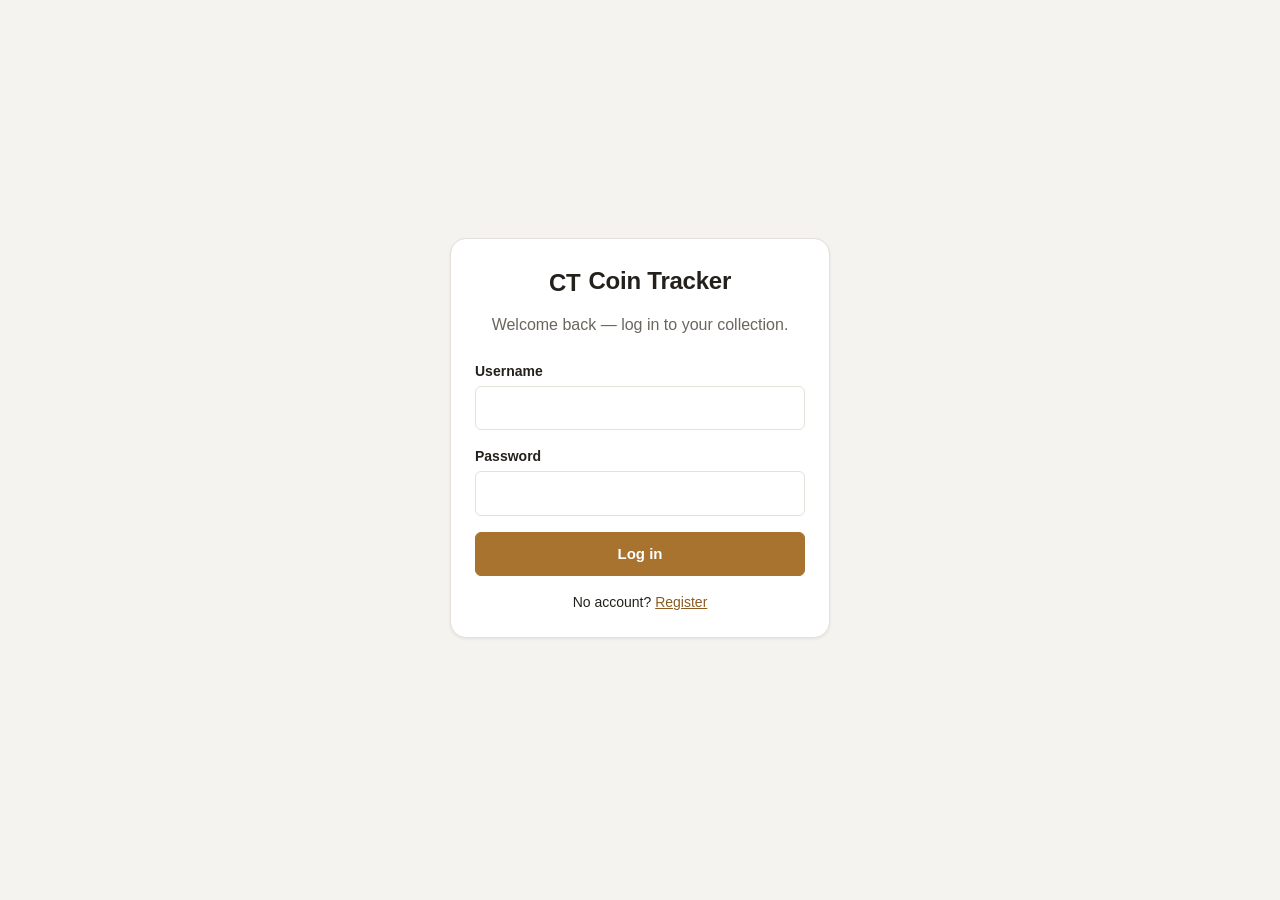
<file: src/main/resources/static/login.html>
<!DOCTYPE html>
<html lang="en">
<head>
    <meta charset="UTF-8">
    <meta name="viewport" content="width=device-width, initial-scale=1.0">
    <title>Coin Tracker - Login</title>
    <link rel="stylesheet" href="css/app.css">
</head>
<body>
<div class="auth-shell">
<div class="section auth-card">
    <h1><span class="coin-mark" style="display:inline-flex;vertical-align:middle;margin-right:8px;">CT</span>Coin Tracker</h1>
    <p class="subtitle">Welcome back — log in to your collection.</p>
    <form id="loginForm">
        <div class="field">
            <label for="username">Username</label>
            <input type="text" id="username" autocomplete="username" required>
        </div>
        <div class="field">
            <label for="password">Password</label>
            <input type="password" id="password" autocomplete="current-password" required>
        </div>
        <button type="submit" class="primary">Log in</button>
    </form>
    <div id="status" class="status"></div>
    <div class="auth-links">
        No account? <a href="register.html">Register</a>
    </div>
</div>
</div>

<script src="js/auth.js"></script>
<script>
    const form = document.getElementById("loginForm");
    const status = document.getElementById("status");

    // Loading this page through the filter chain seeds the XSRF-TOKEN cookie,
    // so the login POST below can send the matching header.

    form.addEventListener("submit", async (event) => {
        event.preventDefault();
        status.textContent = "Logging in...";
        status.className = "status";

        try {
            // On success the server has already set the session cookie (see
            // AuthController#login) — no token to store client-side, just navigate on.
            await CoinAuth.fetchJson("/api/auth/login", {
                method: "POST",
                headers: { "Content-Type": "application/json" },
                body: JSON.stringify({
                    username: document.getElementById("username").value,
                    password: document.getElementById("password").value
                })
            });

            window.location.href = "index.html";
        } catch (error) {
            status.textContent = error.message;
            status.className = "status error";
        }
    });
</script>
</body>
</html>
</file>
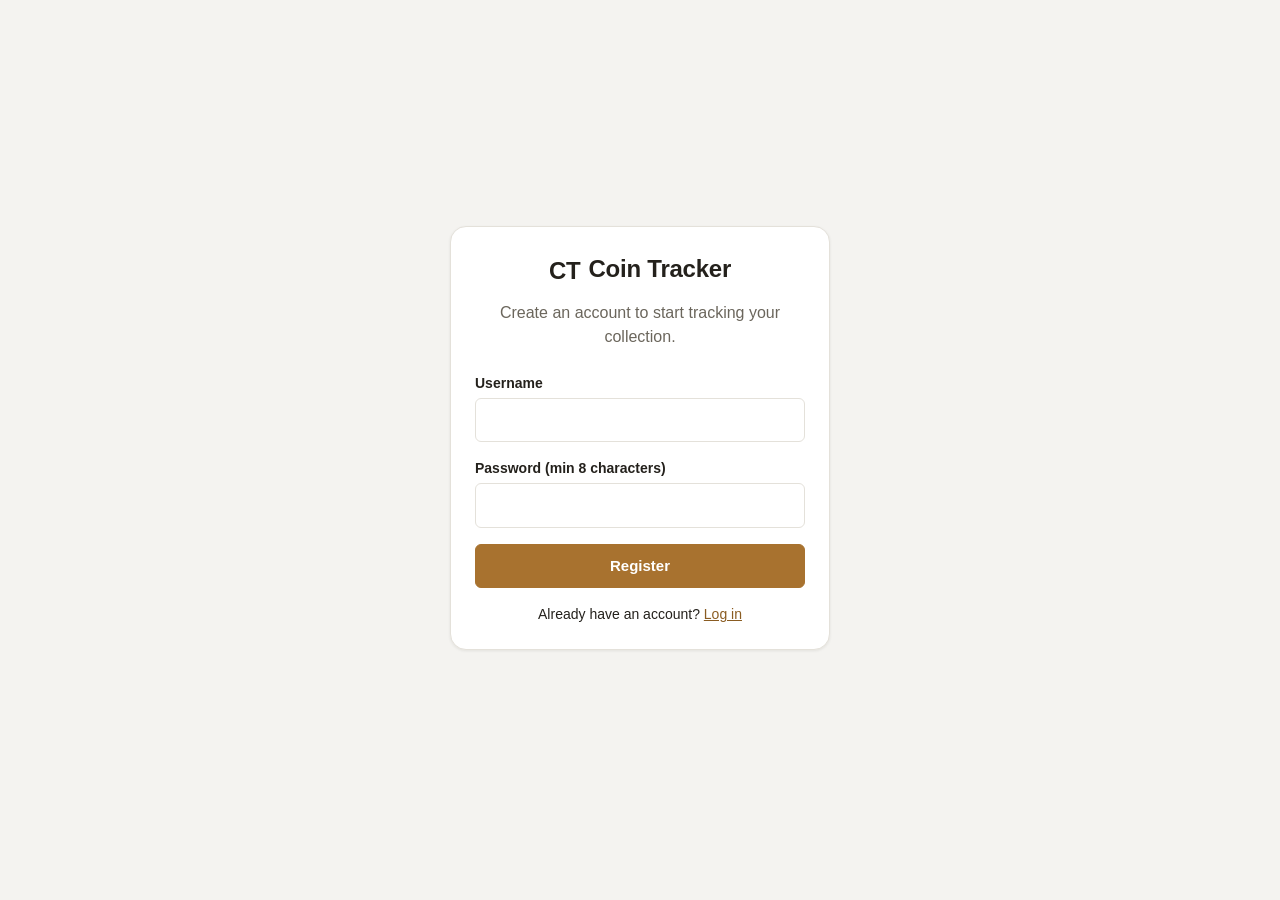
<file: src/main/resources/static/register.html>
<!DOCTYPE html>
<html lang="en">
<head>
    <meta charset="UTF-8">
    <meta name="viewport" content="width=device-width, initial-scale=1.0">
    <title>Coin Tracker - Register</title>
    <link rel="stylesheet" href="css/app.css">
</head>
<body>
<div class="auth-shell">
<div class="section auth-card">
    <h1><span class="coin-mark" style="display:inline-flex;vertical-align:middle;margin-right:8px;">CT</span>Coin Tracker</h1>
    <p class="subtitle">Create an account to start tracking your collection.</p>
    <form id="registerForm">
        <div class="field">
            <label for="username">Username</label>
            <input type="text" id="username" autocomplete="username" required>
        </div>
        <div class="field">
            <label for="password">Password (min 8 characters)</label>
            <input type="password" id="password" autocomplete="new-password" minlength="8" required>
        </div>
        <button type="submit" class="primary">Register</button>
    </form>
    <div id="status" class="status"></div>
    <div class="auth-links">
        Already have an account? <a href="login.html">Log in</a>
    </div>
</div>
</div>

<script src="js/auth.js"></script>
<script>
    const form = document.getElementById("registerForm");
    const status = document.getElementById("status");

    form.addEventListener("submit", async (event) => {
        event.preventDefault();
        status.textContent = "Creating account...";
        status.className = "status";

        try {
            await CoinAuth.fetchJson("/api/auth/register", {
                method: "POST",
                headers: { "Content-Type": "application/json" },
                body: JSON.stringify({
                    username: document.getElementById("username").value,
                    password: document.getElementById("password").value
                })
            });

            // Registration does NOT log the user in (no session established by
            // UserRegistrationService/AuthController#register) — send them to login.html to
            // authenticate with the account they just created, after a brief pause so the
            // success message is actually readable.
            status.textContent = "Account created. Redirecting to login...";
            status.className = "status success";
            setTimeout(() => { window.location.href = "login.html"; }, 900);
        } catch (error) {
            status.textContent = error.message;
            status.className = "status error";
        }
    });
</script>
</body>
</html>
</file>
<file: src/main/resources/static/css/app.css>
/* Coin Tracker design system. One stylesheet for all pages (login/register/index/admin) since
   there's no build step to bundle/scope styles — sections below are grouped by which page(s)
   use them. Uses CSS custom properties so color/spacing/radius stay consistent and easy to
   retune in one place; supports light/dark via prefers-color-scheme. */

:root {
    --color-bg: #f4f3f0;
    --color-surface: #ffffff;
    --color-surface-alt: #f9f8f6;
    --color-border: #e4e1da;
    --color-text: #24211c;
    --color-text-muted: #6b665c;
    --color-accent: #a8722f;
    --color-accent-dark: #8a5c22;
    --color-accent-contrast: #ffffff;
    --color-success: #1f7a3f;
    --color-success-bg: #e7f5ea;
    --color-error: #b3261e;
    --color-error-bg: #fbeaea;
    --color-focus: #4f8ff0;

    --radius-sm: 6px;
    --radius-md: 10px;
    --radius-lg: 16px;

    --shadow-sm: 0 1px 3px rgba(24, 20, 10, 0.08);
    --shadow-md: 0 4px 16px rgba(24, 20, 10, 0.10);

    --space-1: 4px;
    --space-2: 8px;
    --space-3: 12px;
    --space-4: 16px;
    --space-5: 24px;
    --space-6: 32px;
}

@media (prefers-color-scheme: dark) {
    :root {
        --color-bg: #17140f;
        --color-surface: #211d16;
        --color-surface-alt: #2a251c;
        --color-border: #3a3325;
        --color-text: #f3efe6;
        --color-text-muted: #b3aa96;
        --color-accent: #d59a4f;
        --color-accent-dark: #e8b06a;
        --color-accent-contrast: #201802;
        --color-success: #6fd695;
        --color-success-bg: #17301f;
        --color-error: #f2938c;
        --color-error-bg: #3a1a17;
        --color-focus: #7fb0ff;
    }
}

* {
    box-sizing: border-box;
}

body {
    font-family: -apple-system, BlinkMacSystemFont, "Segoe UI", Roboto, Helvetica, Arial, sans-serif;
    margin: 0;
    padding: var(--space-5);
    background: var(--color-bg);
    color: var(--color-text);
    line-height: 1.5;
    -webkit-font-smoothing: antialiased;
}

.page {
    max-width: 1080px;
    margin: 0 auto;
}

h1, h2, h3 {
    margin: 0 0 var(--space-3);
    font-weight: 700;
    letter-spacing: -0.01em;
}

h1 {
    font-size: 1.5rem;
}

h2 {
    font-size: 1.125rem;
    color: var(--color-text);
}

p {
    margin: 0 0 var(--space-3);
    color: var(--color-text-muted);
}

a {
    color: var(--color-accent-dark);
}

.section {
    background: var(--color-surface);
    border: 1px solid var(--color-border);
    border-radius: var(--radius-lg);
    padding: var(--space-5);
    margin-bottom: var(--space-5);
    box-shadow: var(--shadow-sm);
}

.row {
    display: flex;
    gap: var(--space-3);
    align-items: center;
    flex-wrap: wrap;
    margin-bottom: var(--space-3);
}

.row:last-child {
    margin-bottom: 0;
}

label {
    font-weight: 600;
    font-size: 0.875rem;
}

select, input, button {
    font: inherit;
    font-size: 0.9375rem;
}

input, select {
    padding: 10px 12px;
    border: 1px solid var(--color-border);
    border-radius: var(--radius-sm);
    background: var(--color-surface);
    color: var(--color-text);
}

input:focus, select:focus, button:focus-visible {
    outline: 2px solid var(--color-focus);
    outline-offset: 1px;
}

button {
    cursor: pointer;
    padding: 10px 16px;
    border-radius: var(--radius-sm);
    border: 1px solid var(--color-border);
    background: var(--color-surface-alt);
    color: var(--color-text);
    font-weight: 600;
    transition: background-color 0.15s ease, transform 0.05s ease, opacity 0.15s ease;
}

button:hover {
    background: var(--color-border);
}

button:active {
    transform: translateY(1px);
}

button:disabled {
    opacity: 0.55;
    cursor: not-allowed;
    transform: none;
}

button.primary {
    background: var(--color-accent);
    border-color: var(--color-accent);
    color: var(--color-accent-contrast);
}

button.primary:hover {
    background: var(--color-accent-dark);
    border-color: var(--color-accent-dark);
}

button.danger {
    background: var(--color-surface-alt);
    border-color: var(--color-error);
    color: var(--color-error);
}

button.danger:hover {
    background: var(--color-error-bg);
}

button.link {
    background: none;
    border: none;
    padding: 0;
    color: var(--color-accent-dark);
    font-weight: 600;
}

button.link:hover {
    background: none;
    text-decoration: underline;
}

.table-scroll {
    overflow-x: auto;
    border-radius: var(--radius-md);
    border: 1px solid var(--color-border);
}

table {
    width: 100%;
    border-collapse: collapse;
    background: var(--color-surface);
    min-width: 480px;
}

th, td {
    padding: 12px 14px;
    text-align: left;
    border-bottom: 1px solid var(--color-border);
    white-space: nowrap;
}

tbody tr:last-child td {
    border-bottom: none;
}

tbody tr:hover {
    background: var(--color-surface-alt);
}

th {
    background: var(--color-surface-alt);
    font-size: 0.8125rem;
    text-transform: uppercase;
    letter-spacing: 0.04em;
    color: var(--color-text-muted);
    font-weight: 700;
}

/* Sortable table headers: a real <button> inside the <th> so sorting is keyboard-reachable
   and announced as an action, styled to look like plain header text. */
.sort-header {
    background: none;
    border: none;
    padding: 0;
    font: inherit;
    font-size: inherit;
    letter-spacing: inherit;
    text-transform: inherit;
    color: inherit;
    font-weight: 700;
    display: inline-flex;
    align-items: center;
    gap: var(--space-1);
}

.sort-header:hover {
    background: none;
    color: var(--color-text);
}

.sort-header.active {
    color: var(--color-accent-dark);
}

.sort-arrow {
    font-size: 0.625rem;
    line-height: 1;
}

.small-input {
    width: 72px;
}

.status {
    margin-top: var(--space-3);
    font-size: 0.875rem;
    padding: 10px 12px;
    border-radius: var(--radius-sm);
    display: none;
}

.status:empty {
    display: none;
}

.status:not(:empty) {
    display: block;
    background: var(--color-surface-alt);
    color: var(--color-text-muted);
}

.status.error {
    background: var(--color-error-bg);
    color: var(--color-error);
}

.status.success {
    background: var(--color-success-bg);
    color: var(--color-success);
}

/* Toasts: fixed-position stack in the bottom-right, populated by js/ui.js. Replaces the
   older inline .status divs so feedback is visible regardless of scroll position. */
.toast-container {
    position: fixed;
    bottom: var(--space-5);
    right: var(--space-5);
    z-index: 100;
    display: flex;
    flex-direction: column;
    gap: var(--space-2);
    align-items: flex-end;
    pointer-events: none;
}

.toast {
    display: flex;
    align-items: flex-start;
    gap: var(--space-3);
    max-width: min(380px, calc(100vw - 2 * var(--space-5)));
    padding: 12px 14px;
    border-radius: var(--radius-md);
    border: 1px solid var(--color-border);
    background: var(--color-surface);
    color: var(--color-text);
    box-shadow: var(--shadow-md);
    font-size: 0.875rem;
    pointer-events: auto;
    opacity: 0;
    transform: translateY(8px);
    transition: opacity 0.2s ease, transform 0.2s ease;
}

.toast-visible {
    opacity: 1;
    transform: translateY(0);
}

.toast-leaving {
    opacity: 0;
    transform: translateY(8px);
}

.toast-success {
    border-color: var(--color-success);
    background: var(--color-success-bg);
    color: var(--color-success);
}

.toast-error {
    border-color: var(--color-error);
    background: var(--color-error-bg);
    color: var(--color-error);
}

.toast-message {
    flex: 1;
}

.toast-close {
    background: none;
    border: none;
    padding: 0;
    margin: 0;
    color: inherit;
    font-size: 1.125rem;
    line-height: 1;
    opacity: 0.7;
}

.toast-close:hover {
    background: none;
    opacity: 1;
}

@media (prefers-reduced-motion: reduce) {
    .toast {
        transition: none;
        opacity: 1;
        transform: none;
    }
}

.badge {
    display: inline-flex;
    align-items: center;
    padding: 3px 10px;
    border-radius: 999px;
    font-size: 0.75rem;
    font-weight: 700;
    letter-spacing: 0.02em;
}

.badge-owned {
    background: var(--color-success-bg);
    color: var(--color-success);
}

.badge-missing {
    background: var(--color-surface-alt);
    color: var(--color-text-muted);
}

.badge-admin {
    background: var(--color-accent);
    color: var(--color-accent-contrast);
}

.badge-user {
    background: var(--color-surface-alt);
    color: var(--color-text-muted);
}

.badge-inactive {
    background: var(--color-error-bg);
    color: var(--color-error);
}

.empty-state {
    padding: var(--space-6) var(--space-4);
    text-align: center;
    color: var(--color-text-muted);
}

/* Auth pages */
.auth-shell {
    min-height: calc(100vh - 2 * var(--space-5));
    display: flex;
    align-items: center;
    justify-content: center;
}

.auth-card {
    width: 100%;
    max-width: 380px;
}

.auth-card h1 {
    text-align: center;
}

.auth-card .subtitle {
    text-align: center;
    margin-bottom: var(--space-5);
}

.auth-card .field {
    display: flex;
    flex-direction: column;
    gap: var(--space-1);
    margin-bottom: var(--space-4);
}

.auth-card input {
    width: 100%;
}

.auth-card button[type="submit"] {
    width: 100%;
}

.auth-links {
    margin-top: var(--space-4);
    font-size: 0.875rem;
    text-align: center;
}

/* Top bar */
.topbar {
    display: flex;
    justify-content: space-between;
    align-items: center;
    flex-wrap: wrap;
    gap: var(--space-3);
}

.topbar .brand {
    display: flex;
    align-items: center;
    gap: var(--space-2);
}

.topbar .brand .coin-mark {
    width: 32px;
    height: 32px;
    border-radius: 50%;
    background: linear-gradient(145deg, var(--color-accent), var(--color-accent-dark));
    display: inline-flex;
    align-items: center;
    justify-content: center;
    color: var(--color-accent-contrast);
    font-weight: 800;
    font-size: 0.875rem;
    flex-shrink: 0;
}

.topbar .identity {
    font-size: 0.875rem;
    color: var(--color-text-muted);
}

/* Progress */
.progress-track {
    background: var(--color-surface-alt);
    border: 1px solid var(--color-border);
    border-radius: 999px;
    height: 20px;
    overflow: hidden;
    margin-top: var(--space-2);
}

.progress-fill {
    background: linear-gradient(90deg, var(--color-accent), var(--color-accent-dark));
    height: 100%;
    width: 0;
    transition: width 0.4s ease;
}

.progress-label {
    margin-top: var(--space-2);
    font-size: 0.875rem;
    color: var(--color-text-muted);
}

/* Filter bar (collection page) */
.filter-bar {
    display: flex;
    gap: var(--space-3);
    flex-wrap: wrap;
    align-items: center;
    margin-bottom: var(--space-4);
}

.filter-bar input[type="search"] {
    flex: 1;
    min-width: 180px;
}

.filter-tabs {
    display: inline-flex;
    border: 1px solid var(--color-border);
    border-radius: var(--radius-sm);
    overflow: hidden;
}

.filter-tabs button {
    border: none;
    border-radius: 0;
    background: var(--color-surface);
}

.filter-tabs button + button {
    border-left: 1px solid var(--color-border);
}

.filter-tabs button.active {
    background: var(--color-accent);
    color: var(--color-accent-contrast);
}

@media (max-width: 640px) {
    body {
        padding: var(--space-3);
    }

    .section {
        padding: var(--space-4);
        border-radius: var(--radius-md);
    }

    th, td {
        padding: 10px;
    }
}
</file>
